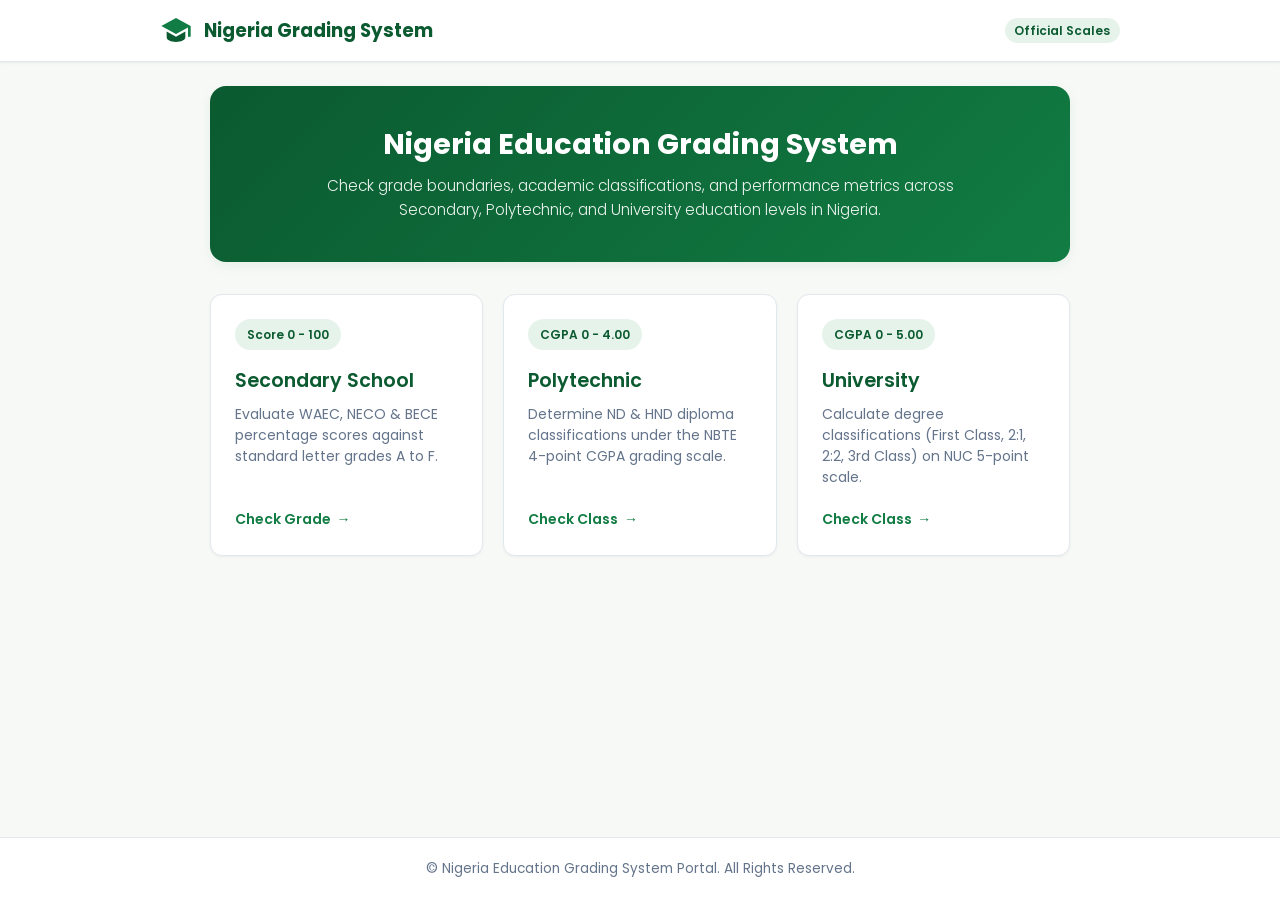
<file: index.html>
<!DOCTYPE html>
<html lang="en">
<head>
  <meta charset="UTF-8">
  <meta name="viewport" content="width=device-width, initial-scale=1.0">
  <title>Nigeria Education Grading System</title>
  <link rel="icon" type="image/svg+xml" href="images/favicon.svg">
  <link rel="stylesheet" href="style.css">
</head>
<body>

  <!-- Top Bar Navigation -->
  <header class="navbar">
    <div class="nav-container">
      <a href="index.html" class="nav-brand">
        <img src="images/favicon.svg" alt="Graduation Cap" class="nav-icon">
        <span>Nigeria Grading System</span>
      </a>
      <span class="nav-tag">Official Scales</span>
    </div>
  </header>

  <!-- Main Content Container -->
  <main class="container">
    
    <!-- Hero Banner -->
    <section class="banner">
      <h1 class="banner-title">Nigeria Education Grading System</h1>
      <p class="banner-desc">Check grade boundaries, academic classifications, and performance metrics across Secondary, Polytechnic, and University education levels in Nigeria.</p>
    </section>

    <!-- Cards Grid -->
    <section class="cards-grid">
      
      <!-- Secondary School Card -->
      <a href="secondary.html" class="home-card">
        <span class="card-badge">Score 0 - 100</span>
        <h2 class="card-title">Secondary School</h2>
        <p class="card-desc">Evaluate WAEC, NECO &amp; BECE percentage scores against standard letter grades A to F.</p>
        <div class="card-link-text">
          <span>Check Grade</span>
          &rarr;
        </div>
      </a>

      <!-- Polytechnic Card -->
      <a href="polytechnic.html" class="home-card">
        <span class="card-badge">CGPA 0 - 4.00</span>
        <h2 class="card-title">Polytechnic</h2>
        <p class="card-desc">Determine ND &amp; HND diploma classifications under the NBTE 4-point CGPA grading scale.</p>
        <div class="card-link-text">
          <span>Check Class</span>
          &rarr;
        </div>
      </a>

      <!-- University Card -->
      <a href="university.html" class="home-card">
        <span class="card-badge">CGPA 0 - 5.00</span>
        <h2 class="card-title">University</h2>
        <p class="card-desc">Calculate degree classifications (First Class, 2:1, 2:2, 3rd Class) on NUC 5-point scale.</p>
        <div class="card-link-text">
          <span>Check Class</span>
          &rarr;
        </div>
      </a>

    </section>

  </main>

  <!-- Footer -->
  <footer class="footer">
    <p>&copy; Nigeria Education Grading System Portal. All Rights Reserved.</p>
  </footer>

</body>
</html>
</file>
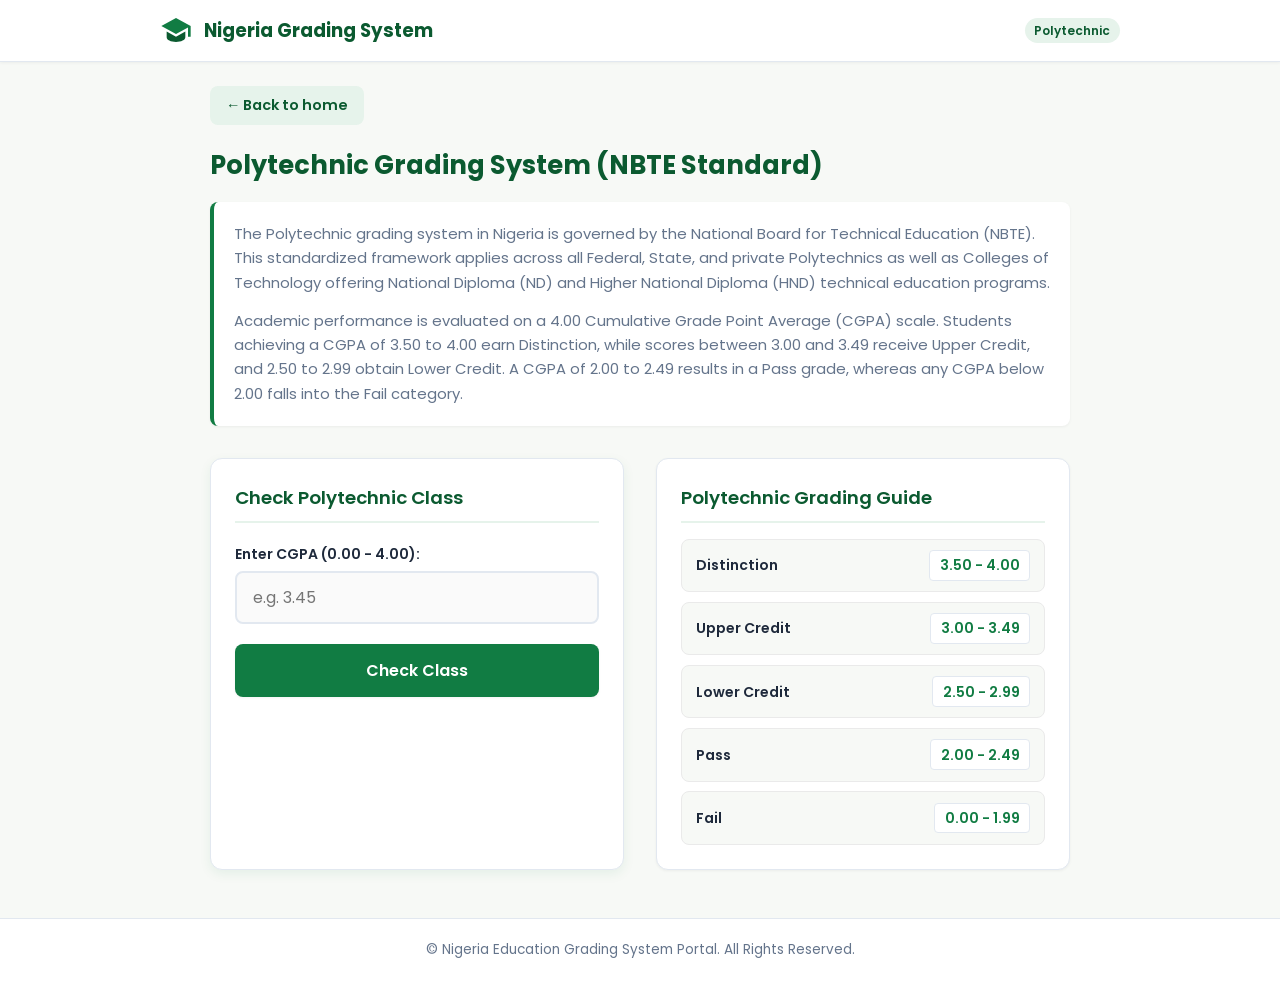
<file: polytechnic.html>
<!DOCTYPE html>
<html lang="en">
<head>
  <meta charset="UTF-8">
  <meta name="viewport" content="width=device-width, initial-scale=1.0">
  <title>Polytechnic Grading - Nigeria Grading System</title>
  <link rel="icon" type="image/svg+xml" href="images/favicon.svg">
  <link rel="stylesheet" href="style.css">
</head>
<body>

  <!-- Top Bar Navigation -->
  <header class="navbar">
    <div class="nav-container">
      <a href="index.html" class="nav-brand">
        <img src="images/favicon.svg" alt="Graduation Cap" class="nav-icon">
        <span>Nigeria Grading System</span>
      </a>
      <span class="nav-tag">Polytechnic</span>
    </div>
  </header>

  <!-- Page Main Container -->
  <main class="container">

    <!-- Back to Home Link -->
    <div class="back-button-wrapper">
      <a href="index.html" class="back-button">&larr; Back to home</a>
    </div>

    <!-- Page Title -->
    <h1 class="page-title">Polytechnic Grading System (NBTE Standard)</h1>

    <!-- 2-Paragraph Description -->
    <section class="page-description">
      <p>The Polytechnic grading system in Nigeria is governed by the National Board for Technical Education (NBTE). This standardized framework applies across all Federal, State, and private Polytechnics as well as Colleges of Technology offering National Diploma (ND) and Higher National Diploma (HND) technical education programs.</p>
      <p>Academic performance is evaluated on a 4.00 Cumulative Grade Point Average (CGPA) scale. Students achieving a CGPA of 3.50 to 4.00 earn Distinction, while scores between 3.00 and 3.49 receive Upper Credit, and 2.50 to 2.99 obtain Lower Credit. A CGPA of 2.00 to 2.49 results in a Pass grade, whereas any CGPA below 2.00 falls into the Fail category.</p>
    </section>

    <!-- Calculator & Guide Grid -->
    <div class="calculator-grid">

      <!-- Interactive Input Card -->
      <section class="input-card">
        <h2 class="input-card-header">Check Polytechnic Class</h2>
        
        <div class="form-group">
          <label for="cgpaInput" class="form-label">Enter CGPA (0.00 - 4.00):</label>
          <input type="number" id="cgpaInput" class="form-input" placeholder="e.g. 3.45" min="0" max="4.00" step="0.01">
        </div>

        <button type="button" class="calc-btn" onclick="checkClass()">Check Class</button>

        <!-- Result Area -->
        <div id="cgpaResult" class="result"></div>
      </section>

      <!-- Grading Guide Card -->
      <section class="guide-card">
        <h2 class="guide-title">Polytechnic Grading Guide</h2>
        <ul class="guide-list">
          <li class="guide-item">
            <span class="guide-band-name">Distinction</span>
            <span class="guide-range">3.50 - 4.00</span>
          </li>
          <li class="guide-item">
            <span class="guide-band-name">Upper Credit</span>
            <span class="guide-range">3.00 - 3.49</span>
          </li>
          <li class="guide-item">
            <span class="guide-band-name">Lower Credit</span>
            <span class="guide-range">2.50 - 2.99</span>
          </li>
          <li class="guide-item">
            <span class="guide-band-name">Pass</span>
            <span class="guide-range">2.00 - 2.49</span>
          </li>
          <li class="guide-item">
            <span class="guide-band-name">Fail</span>
            <span class="guide-range">0.00 - 1.99</span>
          </li>
        </ul>
      </section>

    </div>

  </main>

  <!-- Footer -->
  <footer class="footer">
    <p>&copy; Nigeria Education Grading System Portal. All Rights Reserved.</p>
  </footer>

  <!-- Inline JavaScript for Polytechnic Page -->
  <script>
    function checkClass() {
      let cgpaInput = document.getElementById('cgpaInput');
      let cgpaResult = document.getElementById('cgpaResult');
      let val = cgpaInput.value;

      if (val == '') {
        alert('input should not be empty');
      }

      let cgpa = parseFloat(val);

      if (isNaN(cgpa) || cgpa < 0 || cgpa > 4.00) {
        cgpaResult.innerHTML = 'Invalid CGPA! Please enter a value between 0.00 and 4.00.';
        cgpaResult.className = 'result result-invalid';
      } else if (cgpa >= 3.50) {
        cgpaResult.innerHTML = 'Class: Distinction';
        cgpaResult.className = 'result result-success';
      } else if (cgpa >= 3.00) {
        cgpaResult.innerHTML = 'Class: Upper Credit';
        cgpaResult.className = 'result result-success';
      } else if (cgpa >= 2.50) {
        cgpaResult.innerHTML = 'Class: Lower Credit';
        cgpaResult.className = 'result result-success';
      } else if (cgpa >= 2.00) {
        cgpaResult.innerHTML = 'Class: Pass';
        cgpaResult.className = 'result result-warning';
      } else {
        cgpaResult.innerHTML = 'Class: Fail';
        cgpaResult.className = 'result result-danger';
      }

      document.getElementById('cgpaInput').value = '';
    }
  </script>

</body>
</html>
</file>
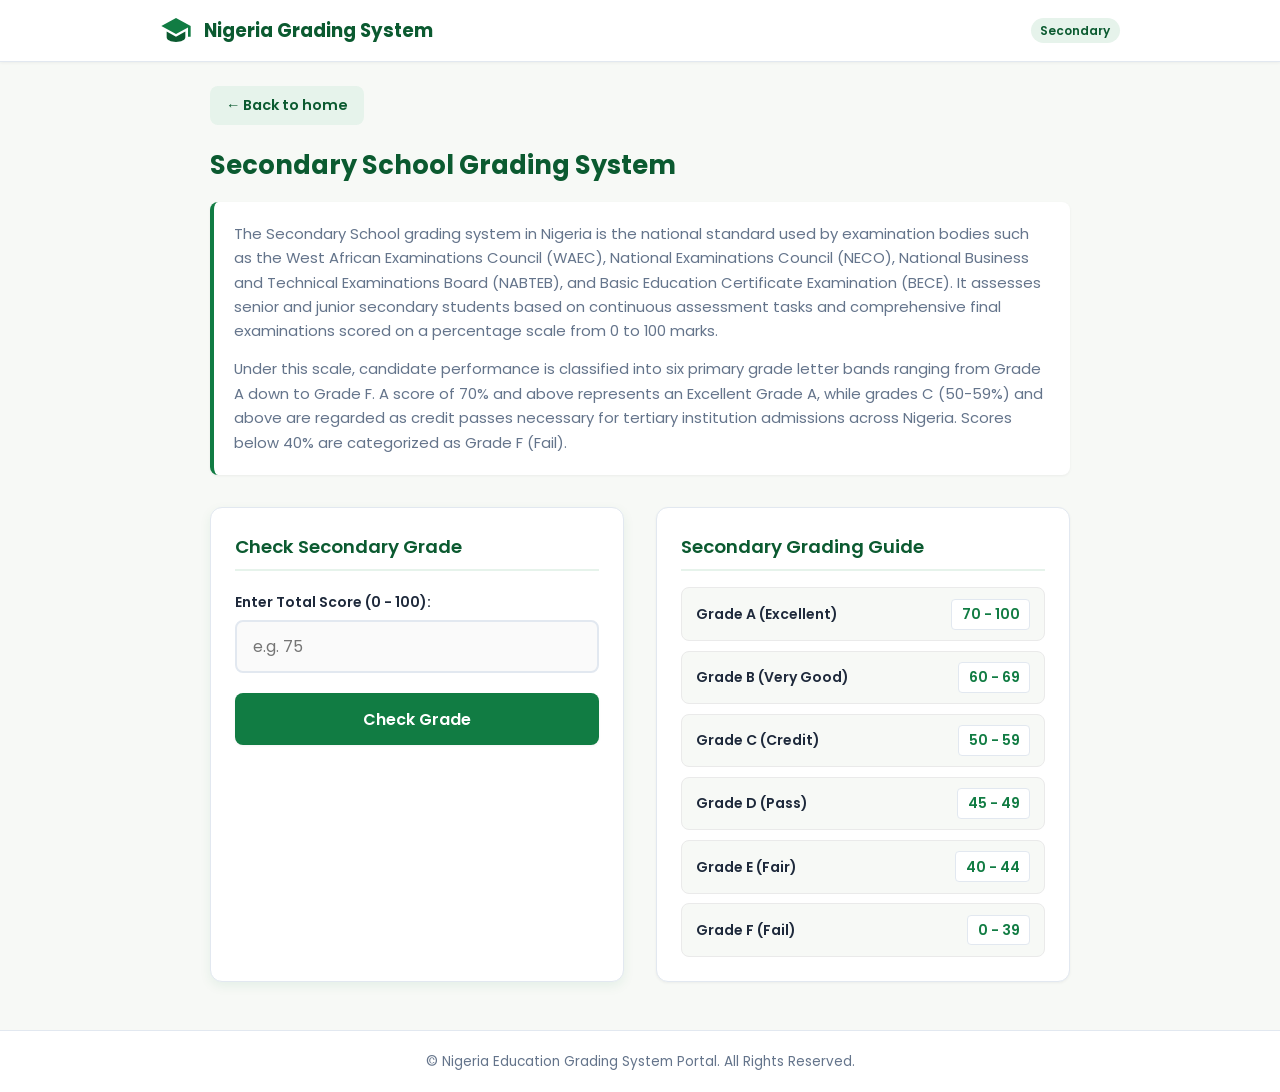
<file: secondary.html>
<!DOCTYPE html>
<html lang="en">
<head>
  <meta charset="UTF-8">
  <meta name="viewport" content="width=device-width, initial-scale=1.0">
  <title>Secondary School Grading - Nigeria Grading System</title>
  <link rel="icon" type="image/svg+xml" href="images/favicon.svg">
  <link rel="stylesheet" href="style.css">
</head>
<body>

  <!-- Top Bar Navigation -->
  <header class="navbar">
    <div class="nav-container">
      <a href="index.html" class="nav-brand">
        <img src="images/favicon.svg" alt="Graduation Cap" class="nav-icon">
        <span>Nigeria Grading System</span>
      </a>
      <span class="nav-tag">Secondary</span>
    </div>
  </header>

  <!-- Page Main Container -->
  <main class="container">

    <!-- Back to Home Link -->
    <div class="back-button-wrapper">
      <a href="index.html" class="back-button">&larr; Back to home</a>
    </div>

    <!-- Page Title -->
    <h1 class="page-title">Secondary School Grading System</h1>

    <!-- 2-Paragraph Description -->
    <section class="page-description">
      <p>The Secondary School grading system in Nigeria is the national standard used by examination bodies such as the West African Examinations Council (WAEC), National Examinations Council (NECO), National Business and Technical Examinations Board (NABTEB), and Basic Education Certificate Examination (BECE). It assesses senior and junior secondary students based on continuous assessment tasks and comprehensive final examinations scored on a percentage scale from 0 to 100 marks.</p>
      <p>Under this scale, candidate performance is classified into six primary grade letter bands ranging from Grade A down to Grade F. A score of 70% and above represents an Excellent Grade A, while grades C (50-59%) and above are regarded as credit passes necessary for tertiary institution admissions across Nigeria. Scores below 40% are categorized as Grade F (Fail).</p>
    </section>

    <!-- Calculator & Guide Grid -->
    <div class="calculator-grid">

      <!-- Interactive Input Card -->
      <section class="input-card">
        <h2 class="input-card-header">Check Secondary Grade</h2>
        
        <div class="form-group">
          <label for="scoreInput" class="form-label">Enter Total Score (0 - 100):</label>
          <input type="number" id="scoreInput" class="form-input" placeholder="e.g. 75" min="0" max="100" step="any">
        </div>

        <button type="button" class="calc-btn" onclick="checkGrade()">Check Grade</button>

        <!-- Result Area -->
        <div id="scoreResult" class="result"></div>
      </section>

      <!-- Grading Guide Card -->
      <section class="guide-card">
        <h2 class="guide-title">Secondary Grading Guide</h2>
        <ul class="guide-list">
          <li class="guide-item">
            <span class="guide-band-name">Grade A (Excellent)</span>
            <span class="guide-range">70 - 100</span>
          </li>
          <li class="guide-item">
            <span class="guide-band-name">Grade B (Very Good)</span>
            <span class="guide-range">60 - 69</span>
          </li>
          <li class="guide-item">
            <span class="guide-band-name">Grade C (Credit)</span>
            <span class="guide-range">50 - 59</span>
          </li>
          <li class="guide-item">
            <span class="guide-band-name">Grade D (Pass)</span>
            <span class="guide-range">45 - 49</span>
          </li>
          <li class="guide-item">
            <span class="guide-band-name">Grade E (Fair)</span>
            <span class="guide-range">40 - 44</span>
          </li>
          <li class="guide-item">
            <span class="guide-band-name">Grade F (Fail)</span>
            <span class="guide-range">0 - 39</span>
          </li>
        </ul>
      </section>

    </div>

  </main>

  <!-- Footer -->
  <footer class="footer">
    <p>&copy; Nigeria Education Grading System Portal. All Rights Reserved.</p>
  </footer>

  <!-- Inline JavaScript for Secondary Page -->
  <script>
    function checkGrade() {
      let scoreInput = document.getElementById('scoreInput').value;
      let scoreResult = document.getElementById('scoreResult');


      if (scoreInput == '') {
        alert('input should not be empty')
        scoreResult.innerHTML = 'Invalid score! Please enter a value between 0 and 100.';
        scoreResult.className = 'result result-invalid';
      } else if (scoreInput >= 70) {
        scoreResult.innerHTML = 'Grade: A (Excellent)';
        scoreResult.className = 'result result-success';
      } else if (scoreInput >= 60) {
        scoreResult.innerHTML = 'Grade: B (Very Good)';
        scoreResult.className = 'result result-success';
      } else if (scoreInput >= 50) {
        scoreResult.innerHTML = 'Grade: C (Credit)';
        scoreResult.className = 'result result-success';
      } else if (scoreInput >= 45) {
        scoreResult.innerHTML = 'Grade: D (Pass)';
        scoreResult.className = 'result result-warning';
      } else if (scoreInput >= 40) {
        scoreResult.innerHTML = 'Grade: E (Fair)';
        scoreResult.className = 'result result-warning';
      } else {
        scoreResult.innerHTML = 'Grade: F (Fail)';
        scoreResult.className = 'result result-danger';
      }

      document.getElementById('scoreInput').value = '';
    }
  </script>

</body>
</html>
</file>
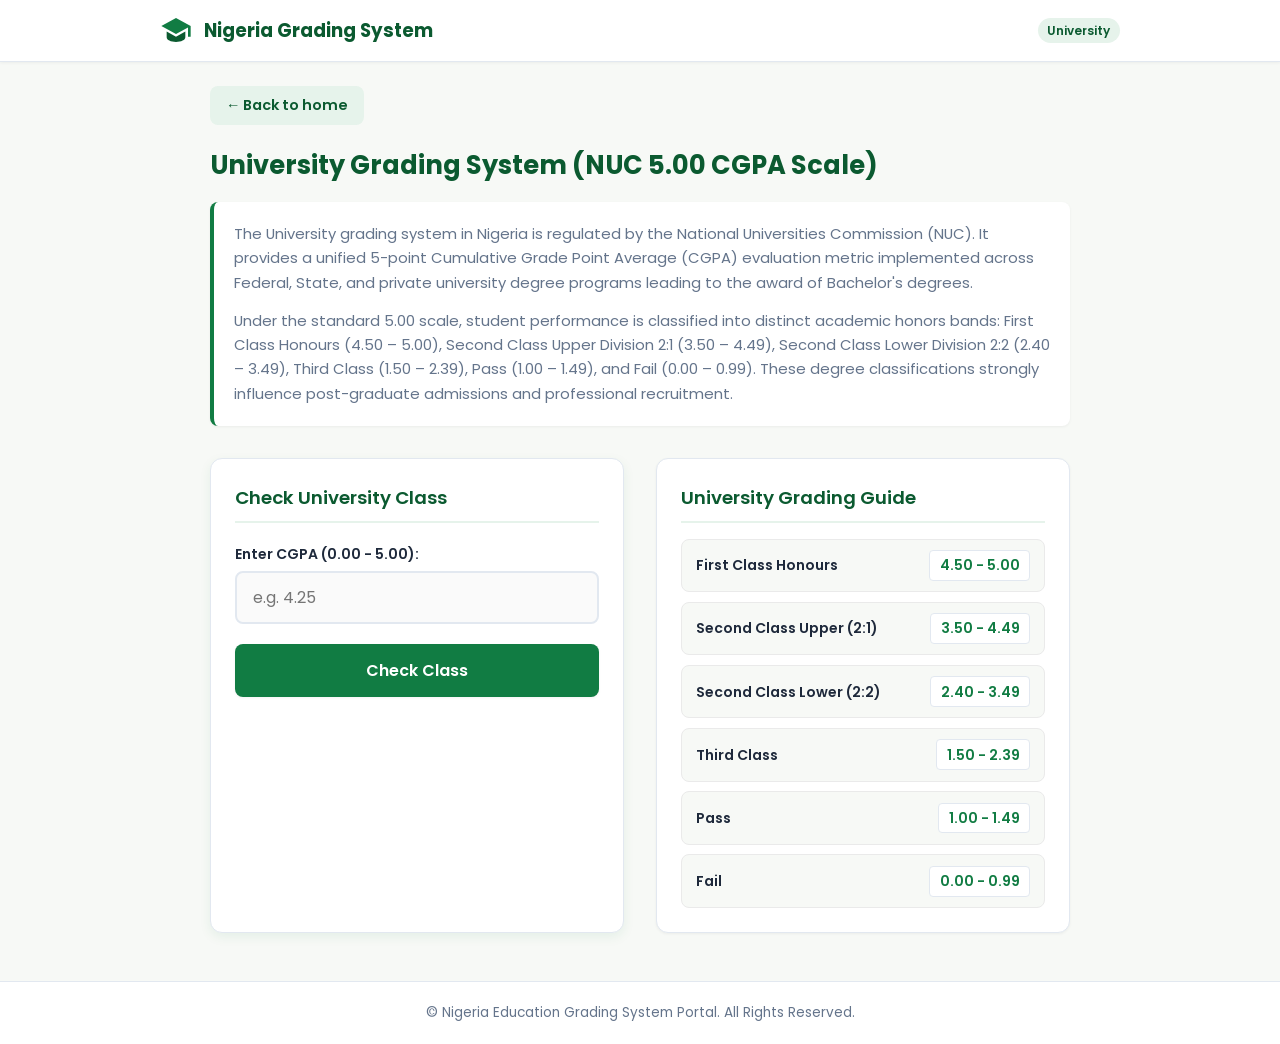
<file: university.html>
<!DOCTYPE html>
<html lang="en">
<head>
  <meta charset="UTF-8">
  <meta name="viewport" content="width=device-width, initial-scale=1.0">
  <title>University Grading - Nigeria Grading System</title>
  <link rel="icon" type="image/svg+xml" href="images/favicon.svg">
  <link rel="stylesheet" href="style.css">
</head>
<body>

  <!-- Top Bar Navigation -->
  <header class="navbar">
    <div class="nav-container">
      <a href="index.html" class="nav-brand">
        <img src="images/favicon.svg" alt="Graduation Cap" class="nav-icon">
        <span>Nigeria Grading System</span>
      </a>
      <span class="nav-tag">University</span>
    </div>
  </header>

  <!-- Page Main Container -->
  <main class="container">

    <!-- Back to Home Link -->
    <div class="back-button-wrapper">
      <a href="index.html" class="back-button">&larr; Back to home</a>
    </div>

    <!-- Page Title -->
    <h1 class="page-title">University Grading System (NUC 5.00 CGPA Scale)</h1>

    <!-- 2-Paragraph Description -->
    <section class="page-description">
      <p>The University grading system in Nigeria is regulated by the National Universities Commission (NUC). It provides a unified 5-point Cumulative Grade Point Average (CGPA) evaluation metric implemented across Federal, State, and private university degree programs leading to the award of Bachelor's degrees.</p>
      <p>Under the standard 5.00 scale, student performance is classified into distinct academic honors bands: First Class Honours (4.50 – 5.00), Second Class Upper Division 2:1 (3.50 – 4.49), Second Class Lower Division 2:2 (2.40 – 3.49), Third Class (1.50 – 2.39), Pass (1.00 – 1.49), and Fail (0.00 – 0.99). These degree classifications strongly influence post-graduate admissions and professional recruitment.</p>
    </section>

    <!-- Calculator & Guide Grid -->
    <div class="calculator-grid">

      <!-- Interactive Input Card -->
      <section class="input-card">
        <h2 class="input-card-header">Check University Class</h2>
        
        <div class="form-group">
          <label for="cgpaInput" class="form-label">Enter CGPA (0.00 - 5.00):</label>
          <input type="number" id="cgpaInput" class="form-input" placeholder="e.g. 4.25" min="0" max="5.00" step="0.01">
        </div>

        <button type="button" class="calc-btn" onclick="checkClass()">Check Class</button>

        <!-- Result Area -->
        <div id="cgpaResult" class="result"></div>
      </section>

      <!-- Grading Guide Card -->
      <section class="guide-card">
        <h2 class="guide-title">University Grading Guide</h2>
        <ul class="guide-list">
          <li class="guide-item">
            <span class="guide-band-name">First Class Honours</span>
            <span class="guide-range">4.50 - 5.00</span>
          </li>
          <li class="guide-item">
            <span class="guide-band-name">Second Class Upper (2:1)</span>
            <span class="guide-range">3.50 - 4.49</span>
          </li>
          <li class="guide-item">
            <span class="guide-band-name">Second Class Lower (2:2)</span>
            <span class="guide-range">2.40 - 3.49</span>
          </li>
          <li class="guide-item">
            <span class="guide-band-name">Third Class</span>
            <span class="guide-range">1.50 - 2.39</span>
          </li>
          <li class="guide-item">
            <span class="guide-band-name">Pass</span>
            <span class="guide-range">1.00 - 1.49</span>
          </li>
          <li class="guide-item">
            <span class="guide-band-name">Fail</span>
            <span class="guide-range">0.00 - 0.99</span>
          </li>
        </ul>
      </section>

    </div>

  </main>

  <!-- Footer -->
  <footer class="footer">
    <p>&copy; Nigeria Education Grading System Portal. All Rights Reserved.</p>
  </footer>

  <!-- Inline JavaScript for University Page -->
  <script>
    function checkClass() {
      let cgpaInput = document.getElementById('cgpaInput');
      let cgpaResult = document.getElementById('cgpaResult');
      let val = cgpaInput.value;

      if (val == '') {
        alert('input should not be empty');
        // return;
      }

      let cgpa = Number(val);

      if (isNaN(cgpa) || cgpa < 0 || cgpa > 5.00) {
        cgpaResult.innerHTML = 'Invalid CGPA! Please enter a value between 0.00 and 5.00.';
        cgpaResult.className = 'result result-invalid';
      } else if (cgpa >= 4.50) {
        cgpaResult.innerHTML = 'Class: First Class Honours';
        cgpaResult.className = 'result result-success';
      } else if (cgpa >= 3.50) {
        cgpaResult.innerHTML = 'Class: Second Class Upper (2:1)';
        cgpaResult.className = 'result result-success';
      } else if (cgpa >= 2.40) {
        cgpaResult.innerHTML = 'Class: Second Class Lower (2:2)';
        cgpaResult.className = 'result result-success';
      } else if (cgpa >= 1.50) {
        cgpaResult.innerHTML = 'Class: Third Class';
        cgpaResult.className = 'result result-warning';
      } else if (cgpa >= 1.00) {
        cgpaResult.innerHTML = 'Class: Pass';
        cgpaResult.className = 'result result-warning';
      } else {
        cgpaResult.innerHTML = 'Class: Fail';
        cgpaResult.className = 'result result-danger';
      }

      document.getElementById('cgpaInput').value = '';
    }
  </script>

</body>
</html>
</file>
<file: style.css>
/* Google Fonts Import */
@import url('https://fonts.googleapis.com/css2?family=Poppins:wght@300;400;500;600;700&display=swap');

/* CSS Variables */
:root {
  --primary-green: #117C43;
  --dark-green: #0B5A30;
  --light-green: #E6F3EB;
  --bg-color: #F7F9F6;
  --card-bg: #FFFFFF;
  --text-dark: #1E293B;
  --text-muted: #64748B;
  --border-color: #E2E8F0;
  --shadow-sm: 0 1px 3px rgba(0, 0, 0, 0.05);
  --shadow-md: 0 4px 12px rgba(17, 124, 67, 0.08);
  --shadow-lg: 0 10px 25px rgba(17, 124, 67, 0.12);
  --radius-sm: 8px;
  --radius-md: 12px;
  --radius-lg: 16px;
  --transition: all 0.3s ease;
}

/* Reset & Base Styles */
* {
  box-sizing: border-box;
  margin: 0;
  padding: 0;
}

body {
  font-family: 'Poppins', sans-serif;
  background-color: var(--bg-color);
  color: var(--text-dark);
  line-height: 1.6;
  min-height: 100vh;
  display: flex;
  flex-direction: column;
}

/* Top Bar Navigation */
.navbar {
  background-color: var(--card-bg);
  box-shadow: var(--shadow-sm);
  border-bottom: 1px solid var(--border-color);
  position: sticky;
  top: 0;
  z-index: 100;
}

.nav-container {
  max-width: 1000px;
  margin: 0 auto;
  padding: 0.9rem 1.25rem;
  display: flex;
  align-items: center;
  justify-content: space-between;
}

.nav-brand {
  display: flex;
  align-items: center;
  gap: 0.75rem;
  text-decoration: none;
  color: var(--dark-green);
  font-weight: 700;
  font-size: 1.15rem;
  transition: var(--transition);
}

.nav-brand:hover {
  opacity: 0.9;
}

.nav-icon {
  width: 32px;
  height: 32px;
  display: block;
}

.nav-tag {
  font-size: 0.75rem;
  background-color: var(--light-green);
  color: var(--dark-green);
  padding: 0.2rem 0.6rem;
  border-radius: 20px;
  font-weight: 600;
}

/* Page Container */
.container {
  max-width: 900px;
  margin: 0 auto;
  padding: 1.5rem 1.25rem 3rem 1.25rem;
  width: 100%;
  flex: 1;
}

/* Index Banner */
.banner {
  background: linear-gradient(135deg, var(--dark-green) 0%, var(--primary-green) 100%);
  color: #ffffff;
  padding: 2.5rem 1.5rem;
  border-radius: var(--radius-lg);
  margin-bottom: 2rem;
  text-align: center;
  box-shadow: var(--shadow-md);
}

.banner-title {
  font-size: 1.8rem;
  font-weight: 700;
  margin-bottom: 0.75rem;
  line-height: 1.25;
}

.banner-desc {
  font-size: 0.95rem;
  opacity: 0.92;
  max-width: 650px;
  margin: 0 auto;
  font-weight: 300;
}

/* Cards Grid on Index */
.cards-grid {
  display: grid;
  grid-template-columns: 1fr;
  gap: 1.25rem;
}

@media (min-width: 768px) {
  .cards-grid {
    grid-template-columns: repeat(3, 1fr);
  }
}

.home-card {
  background-color: var(--card-bg);
  border: 1px solid var(--border-color);
  border-radius: var(--radius-md);
  padding: 1.5rem;
  text-decoration: none;
  color: var(--text-dark);
  display: flex;
  flex-direction: column;
  align-items: flex-start;
  transition: var(--transition);
  box-shadow: var(--shadow-sm);
}

.home-card:hover {
  transform: translateY(-4px);
  box-shadow: var(--shadow-lg);
  border-color: var(--primary-green);
}

.card-badge {
  background-color: var(--light-green);
  color: var(--dark-green);
  font-size: 0.75rem;
  font-weight: 600;
  padding: 0.35rem 0.75rem;
  border-radius: 20px;
  margin-bottom: 1rem;
}

.card-title {
  font-size: 1.2rem;
  font-weight: 600;
  color: var(--dark-green);
  margin-bottom: 0.5rem;
}

.card-desc {
  font-size: 0.875rem;
  color: var(--text-muted);
  line-height: 1.5;
  margin-bottom: 1.25rem;
}

.card-link-text {
  font-size: 0.875rem;
  font-weight: 600;
  color: var(--primary-green);
  display: flex;
  align-items: center;
  gap: 0.35rem;
  margin-top: auto;
}

/* Back Button */
.back-button-wrapper {
  margin-bottom: 1.25rem;
}

.back-button {
  display: inline-flex;
  align-items: center;
  gap: 0.5rem;
  background-color: var(--light-green);
  color: var(--dark-green);
  text-decoration: none;
  font-size: 0.9rem;
  font-weight: 600;
  padding: 0.5rem 1rem;
  border-radius: var(--radius-sm);
  transition: var(--transition);
}

.back-button:hover {
  background-color: var(--dark-green);
  color: #ffffff;
}

/* Page Header & Descriptions */
.page-title {
  font-size: 1.6rem;
  font-weight: 700;
  color: var(--dark-green);
  margin-bottom: 1rem;
}

.page-description {
  background-color: var(--card-bg);
  border-left: 4px solid var(--primary-green);
  border-radius: var(--radius-sm);
  padding: 1.25rem;
  margin-bottom: 2rem;
  box-shadow: var(--shadow-sm);
}

.page-description p {
  color: var(--text-muted);
  font-size: 0.925rem;
  line-height: 1.65;
}

.page-description p + p {
  margin-top: 0.85rem;
}

/* Main Layout for Section Pages (Input + Guide) */
.calculator-grid {
  display: grid;
  grid-template-columns: 1fr;
  gap: 2rem;
}

@media (min-width: 768px) {
  .calculator-grid {
    grid-template-columns: 1fr 1fr;
  }
}

/* Input Card */
.input-card {
  background-color: var(--card-bg);
  border: 1px solid var(--border-color);
  border-radius: var(--radius-md);
  padding: 1.5rem;
  box-shadow: var(--shadow-md);
}

.input-card-header {
  font-size: 1.15rem;
  font-weight: 600;
  color: var(--dark-green);
  margin-bottom: 1.25rem;
  padding-bottom: 0.5rem;
  border-bottom: 2px solid var(--light-green);
}

.form-group {
  margin-bottom: 1.25rem;
}

.form-label {
  display: block;
  font-size: 0.875rem;
  font-weight: 600;
  color: var(--text-dark);
  margin-bottom: 0.4rem;
}

.form-input {
  width: 100%;
  padding: 0.75rem 1rem;
  font-size: 1rem;
  font-family: inherit;
  border: 2px solid var(--border-color);
  border-radius: var(--radius-sm);
  background-color: #FAFAFA;
  transition: var(--transition);
}

.form-input:focus {
  outline: none;
  border-color: var(--primary-green);
  background-color: #ffffff;
  box-shadow: 0 0 0 3px rgba(17, 124, 67, 0.15);
}

.calc-btn {
  width: 100%;
  background-color: var(--primary-green);
  color: #ffffff;
  border: none;
  padding: 0.85rem 1.25rem;
  font-size: 1rem;
  font-weight: 600;
  font-family: inherit;
  border-radius: var(--radius-sm);
  cursor: pointer;
  transition: var(--transition);
  box-shadow: var(--shadow-sm);
}

.calc-btn:hover {
  background-color: var(--dark-green);
}

.calc-btn:active {
  transform: scale(0.99);
}

/* Result Area */
.result {
  margin-top: 1.25rem;
  padding: 1rem 1.25rem;
  border-radius: var(--radius-sm);
  font-size: 0.95rem;
  font-weight: 600;
  text-align: center;
  transition: var(--transition);
  display: none;
}

.result:not(:empty) {
  display: block;
}

.result-success {
  background-color: var(--light-green);
  color: var(--dark-green);
  border: 1px solid #B8E2C8;
}

.result-warning {
  background-color: #FEF3C7;
  color: #92400E;
  border: 1px solid #FDE68A;
}

.result-danger {
  background-color: #FEE2E2;
  color: #991B1B;
  border: 1px solid #FCA5A5;
}

.result-invalid {
  background-color: #FEE2E2;
  color: #B91C1C;
  border: 1px solid #F87171;
  font-weight: 500;
}

/* Grading Guide List / Table */
.guide-card {
  background-color: var(--card-bg);
  border: 1px solid var(--border-color);
  border-radius: var(--radius-md);
  padding: 1.5rem;
  box-shadow: var(--shadow-sm);
}

.guide-title {
  font-size: 1.15rem;
  font-weight: 600;
  color: var(--dark-green);
  margin-bottom: 1rem;
  padding-bottom: 0.5rem;
  border-bottom: 2px solid var(--light-green);
}

.guide-list {
  list-style: none;
  display: flex;
  flex-direction: column;
  gap: 0.6rem;
}

.guide-item {
  display: flex;
  align-items: center;
  justify-content: space-between;
  padding: 0.65rem 0.85rem;
  border-radius: var(--radius-sm);
  background-color: var(--bg-color);
  font-size: 0.875rem;
  border: 1px solid #EAEAEA;
}

.guide-band-name {
  font-weight: 600;
  color: var(--text-dark);
}

.guide-range {
  font-weight: 600;
  color: var(--primary-green);
  background-color: #ffffff;
  padding: 0.2rem 0.6rem;
  border-radius: 4px;
  border: 1px solid var(--border-color);
}

/* Footer */
.footer {
  background-color: var(--card-bg);
  border-top: 1px solid var(--border-color);
  padding: 1.25rem;
  text-align: center;
  font-size: 0.85rem;
  color: var(--text-muted);
  margin-top: auto;
}
</file>
